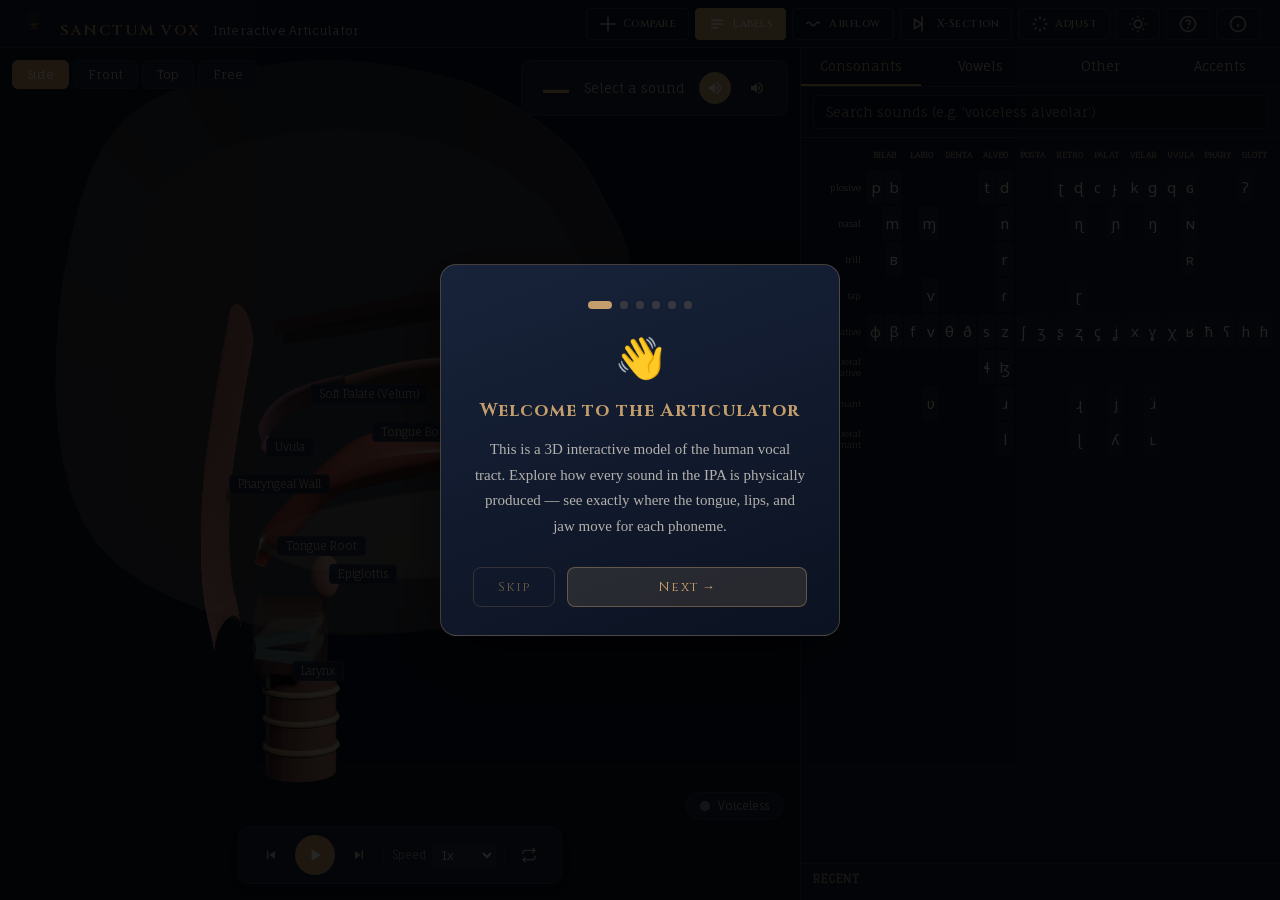
<file: index.html>
<!DOCTYPE html>
<html lang="en">
<head>
  <meta charset="UTF-8">
  <meta name="viewport" content="width=device-width, initial-scale=1.0">
  <title>Sanctum Vox — Interactive Articulator</title>
  <link rel="stylesheet" href="styles.css">
</head>
<body class="dark-mode">
  <!-- Splash Screen -->
  <div id="splash-screen">
    <img src="SV_Logo.png" class="splash-logo" alt="Sanctum Vox">
    <h1 class="splash-title">Sanctum Vox</h1>
    <p class="splash-subtitle">Interactive Articulator</p>
    <p class="splash-tagline">Voice & Dialect Coaching for Actors</p>
  </div>

  <!-- Tutorial Overlay -->
  <div id="tutorial-overlay" style="display:none">
    <div class="tutorial-backdrop"></div>
    <div class="tutorial-card">
      <div class="tutorial-step-indicator">
        <span class="tutorial-dot active"></span>
        <span class="tutorial-dot"></span>
        <span class="tutorial-dot"></span>
        <span class="tutorial-dot"></span>
        <span class="tutorial-dot"></span>
        <span class="tutorial-dot"></span>
      </div>
      <div class="tutorial-content">
        <!-- Step 1 -->
        <div class="tutorial-step active" data-step="0">
          <div class="tutorial-icon">👋</div>
          <h2>Welcome to the Articulator</h2>
          <p>This is a 3D interactive model of the human vocal tract. Explore how every sound in the IPA is physically produced — see exactly where the tongue, lips, and jaw move for each phoneme.</p>
        </div>
        <!-- Step 2 -->
        <div class="tutorial-step" data-step="1">
          <div class="tutorial-icon">🔤</div>
          <h2>Tap a Sound</h2>
          <p>Use the <strong>Consonants</strong>, <strong>Vowels</strong>, or <strong>Other</strong> tabs in the panel below. Tap any IPA symbol and watch the 3D model move into the correct position. You'll see the tongue, jaw, and lips adjust in real time.</p>
        </div>
        <!-- Step 3 -->
        <div class="tutorial-step" data-step="2">
          <div class="tutorial-icon">🔊</div>
          <h2>Hear It</h2>
          <p>When you select a sound, tap the <strong>play button</strong> to hear it spoken aloud. The info panel shows the sound's full name, manner, and place of articulation.</p>
        </div>
        <!-- Step 4 -->
        <div class="tutorial-step" data-step="3">
          <div class="tutorial-icon">🔄</div>
          <h2>Move the 3D Model</h2>
          <p><strong>Rotate:</strong> Drag with one finger on the model<br>
          <strong>Zoom:</strong> Pinch with two fingers<br>
          <strong>Pan:</strong> Drag with two fingers<br>
          <strong>Views:</strong> Use Side, Front, Top, and Free buttons to change angle<br>
          <strong>Reset:</strong> Tap the reset button to return to default</p>
        </div>
        <!-- Step 5 -->
        <div class="tutorial-step" data-step="4">
          <div class="tutorial-icon">🎛️</div>
          <h2>Customise the View</h2>
          <p>Use the toolbar to:<br>
          <strong>Cross-section:</strong> See inside the mouth<br>
          <strong>Teeth:</strong> Show or hide for clarity<br>
          <strong>Transparent:</strong> See through the outer surface<br>
          <strong>Manual Adjust:</strong> Move individual articulators yourself</p>
        </div>
        <!-- Step 6 -->
        <div class="tutorial-step" data-step="5">
          <div class="tutorial-icon">🔍</div>
          <h2>Search & Compare</h2>
          <p>Use the <strong>search bar</strong> to find sounds by name (e.g. "voiceless alveolar"). Use <strong>Comparison Mode</strong> to see two sounds side by side and understand the difference.</p>
        </div>
      </div>
      <div class="tutorial-nav">
        <button id="tutorial-skip" class="tutorial-btn tutorial-skip">Skip</button>
        <button id="tutorial-next" class="tutorial-btn tutorial-next">Next →</button>
      </div>
    </div>
  </div>

  <div id="app">
    <!-- Header -->
    <header id="header">
      <div class="header-left">
        <img src="SV_Logo.png" class="header-logo-img" alt="Sanctum Vox">
        <h1 class="logo">Sanctum Vox</h1>
        <span class="subtitle">Interactive Articulator</span>
      </div>
      <div class="header-controls">
        <button id="btn-compare" class="header-btn" title="Comparison Mode">
          <svg width="18" height="18" viewBox="0 0 24 24" fill="none" stroke="currentColor" stroke-width="2"><path d="M12 2v20M2 12h20"/></svg>
          <span class="btn-label">Compare</span>
        </button>
        <button id="btn-labels" class="header-btn active" title="Toggle Labels">
          <svg width="18" height="18" viewBox="0 0 24 24" fill="none" stroke="currentColor" stroke-width="2"><path d="M4 7h16M4 12h16M4 17h10"/></svg>
          <span class="btn-label">Labels</span>
        </button>
        <button id="btn-airflow" class="header-btn" title="Toggle Airflow">
          <svg width="18" height="18" viewBox="0 0 24 24" fill="none" stroke="currentColor" stroke-width="2"><path d="M2 12c2-3 4-3 6 0s4 3 6 0 4-3 6 0"/></svg>
          <span class="btn-label">Airflow</span>
        </button>
        <button id="btn-cross-section" class="header-btn" title="Toggle Cross-Section View">
          <svg width="18" height="18" viewBox="0 0 24 24" fill="none" stroke="currentColor" stroke-width="2"><path d="M12 2v20"/><path d="M2 6l10 6-10 6z"/></svg>
          <span class="btn-label">X-Section</span>
        </button>
        <button id="btn-adjust" class="header-btn" title="Manual Adjustment">
          <svg width="18" height="18" viewBox="0 0 24 24" fill="none" stroke="currentColor" stroke-width="2"><path d="M12 2v4M12 18v4M4.93 4.93l2.83 2.83M16.24 16.24l2.83 2.83M2 12h4M18 12h4M4.93 19.07l2.83-2.83M16.24 7.76l2.83-2.83"/></svg>
          <span class="btn-label">Adjust</span>
        </button>
<button id="btn-theme" class="header-btn" title="Toggle Theme">
          <svg width="18" height="18" viewBox="0 0 24 24" fill="none" stroke="currentColor" stroke-width="2"><circle cx="12" cy="12" r="5"/><path d="M12 1v2M12 21v2M4.22 4.22l1.42 1.42M18.36 18.36l1.42 1.42M1 12h2M21 12h2M4.22 19.78l1.42-1.42M18.36 5.64l1.42-1.42"/></svg>
        </button>
        <button id="btn-help" class="header-btn" title="Tutorial" onclick="localStorage.removeItem('sv_tutorial_seen'); showTutorial();">
          <svg width="18" height="18" viewBox="0 0 24 24" fill="none" stroke="currentColor" stroke-width="2"><circle cx="12" cy="12" r="10"/><path d="M9.09 9a3 3 0 0 1 5.83 1c0 2-3 3-3 3"/><circle cx="12" cy="17" r=".5"/></svg>
        </button>
        <button id="btn-about" class="header-btn" title="About">
          <svg width="18" height="18" viewBox="0 0 24 24" fill="none" stroke="currentColor" stroke-width="2"><circle cx="12" cy="12" r="10"/><path d="M12 16v-4M12 8h.01"/></svg>
        </button>
      </div>
    </header>

    <!-- Main Content -->
    <div id="main-content">
      <!-- 3D Viewport -->
      <div id="viewport">
        <canvas id="three-canvas"></canvas>
        <!-- View Controls -->
        <div id="view-controls">
          <button class="view-btn active" data-view="side">Side</button>
          <button class="view-btn" data-view="front">Front</button>
          <button class="view-btn" data-view="top">Top</button>
          <button class="view-btn" data-view="free">Free</button>
        </div>
        <!-- Playback Controls -->
        <div id="playback-controls">
          <button id="btn-prev" class="playback-btn" title="Previous Frame">
            <svg width="16" height="16" viewBox="0 0 24 24" fill="currentColor"><path d="M6 6h2v12H6zm3.5 6l8.5 6V6z"/></svg>
          </button>
          <button id="btn-play" class="playback-btn play-btn" title="Play/Pause">
            <svg width="20" height="20" viewBox="0 0 24 24" fill="currentColor" class="icon-play"><path d="M8 5v14l11-7z"/></svg>
            <svg width="20" height="20" viewBox="0 0 24 24" fill="currentColor" class="icon-pause" style="display:none"><path d="M6 19h4V5H6v14zm8-14v14h4V5h-4z"/></svg>
          </button>
          <button id="btn-next" class="playback-btn" title="Next Frame">
            <svg width="16" height="16" viewBox="0 0 24 24" fill="currentColor"><path d="M6 18l8.5-6L6 6v12zM16 6v12h2V6h-2z"/></svg>
          </button>
          <div class="speed-control">
            <label>Speed</label>
            <select id="speed-select">
              <option value="0.1">0.1x</option>
              <option value="0.25">0.25x</option>
              <option value="0.5">0.5x</option>
              <option value="1" selected>1x</option>
              <option value="2">2x</option>
            </select>
          </div>
          <button id="btn-loop" class="playback-btn" title="Loop">
            <svg width="16" height="16" viewBox="0 0 24 24" fill="none" stroke="currentColor" stroke-width="2"><path d="M17 1l4 4-4 4"/><path d="M3 11V9a4 4 0 014-4h14"/><path d="M7 23l-4-4 4-4"/><path d="M21 13v2a4 4 0 01-4 4H3"/></svg>
          </button>
        </div>
        <!-- Currently Selected Sound Display -->
        <div id="current-sound-display">
          <span class="sound-symbol" id="current-symbol">—</span>
          <span class="sound-name" id="current-name">Select a sound</span>
          <button id="btn-play-sound" class="play-sound-btn" title="Play Sound">
            <svg width="16" height="16" viewBox="0 0 24 24" fill="currentColor"><path d="M3 9v6h4l5 5V4L7 9H3zm13.5 3c0-1.77-1.02-3.29-2.5-4.03v8.05c1.48-.73 2.5-2.25 2.5-4.02zM14 3.23v2.06c2.89.86 5 3.54 5 6.71s-2.11 5.85-5 6.71v2.06c4.01-.91 7-4.49 7-8.77s-2.99-7.86-7-8.77z"/></svg>
          </button>
          <button id="btn-mute" class="mute-btn" title="Mute/Unmute">
            <svg width="16" height="16" viewBox="0 0 24 24" fill="currentColor" class="icon-unmuted"><path d="M3 9v6h4l5 5V4L7 9H3zm13.5 3c0-1.77-1.02-3.29-2.5-4.03v8.05c1.48-.73 2.5-2.25 2.5-4.02zM14 3.23v2.06c2.89.86 5 3.54 5 6.71s-2.11 5.85-5 6.71v2.06c4.01-.91 7-4.49 7-8.77s-2.99-7.86-7-8.77z"/></svg>
            <svg width="16" height="16" viewBox="0 0 24 24" fill="currentColor" class="icon-muted" style="display:none"><path d="M16.5 12c0-1.77-1.02-3.29-2.5-4.03v2.21l2.45 2.45c.03-.2.05-.41.05-.63zm2.5 0c0 .94-.2 1.82-.54 2.64l1.51 1.51A8.796 8.796 0 0021 12c0-4.28-2.99-7.86-7-8.77v2.06c2.89.86 5 3.54 5 6.71zM4.27 3L3 4.27 7.73 9H3v6h4l5 5v-6.73l4.25 4.25c-.67.52-1.42.93-2.25 1.18v2.06a8.99 8.99 0 003.69-1.81L19.73 21 21 19.73l-9-9L4.27 3zM12 4L9.91 6.09 12 8.18V4z"/></svg>
          </button>
        </div>
        <!-- Voicing Indicator -->
        <div id="voicing-indicator" class="voicing-off">
          <div class="voicing-dot"></div>
          <span class="voicing-label">Voiceless</span>
        </div>
        <!-- Adjust Panel (slide-in sliders for manual articulation control) -->
        <div id="adjust-panel">
          <div class="adjust-header">
            <h3>Manual Adjust</h3>
            <button id="adjust-reset" class="adjust-reset-btn" title="Reset to current sound">Reset</button>
          </div>
          <div class="adjust-content">
            <div class="adjust-section">
              <h4>Tongue</h4>
              <div class="slider-row">
                <label for="sl-body-height">Body Height</label>
                <input type="range" id="sl-body-height" min="0" max="1" step="0.01" value="0.5">
                <span class="slider-val" id="sv-body-height">0.50</span>
              </div>
              <div class="slider-row">
                <label for="sl-body-front">Body Frontness</label>
                <input type="range" id="sl-body-front" min="0" max="1" step="0.01" value="0.5">
                <span class="slider-val" id="sv-body-front">0.50</span>
              </div>
              <div class="slider-row">
                <label for="sl-tip-x">Tip Position</label>
                <input type="range" id="sl-tip-x" min="0" max="1" step="0.01" value="0.5">
                <span class="slider-val" id="sv-tip-x">0.50</span>
              </div>
              <div class="slider-row">
                <label for="sl-tip-y">Tip Height</label>
                <input type="range" id="sl-tip-y" min="0" max="1" step="0.01" value="0.35">
                <span class="slider-val" id="sv-tip-y">0.35</span>
              </div>
              <div class="slider-row">
                <label for="sl-root-adv">Root Advancement</label>
                <input type="range" id="sl-root-adv" min="0" max="1" step="0.01" value="0.5">
                <span class="slider-val" id="sv-root-adv">0.50</span>
              </div>
            </div>
            <div class="adjust-section">
              <h4>Lips</h4>
              <div class="slider-row">
                <label for="sl-lip-round">Rounding</label>
                <input type="range" id="sl-lip-round" min="0" max="1" step="0.01" value="0.1">
                <span class="slider-val" id="sv-lip-round">0.10</span>
              </div>
              <div class="slider-row">
                <label for="sl-lip-open">Openness</label>
                <input type="range" id="sl-lip-open" min="0" max="1" step="0.01" value="0.3">
                <span class="slider-val" id="sv-lip-open">0.30</span>
              </div>
              <div class="slider-row">
                <label for="sl-lip-prot">Protrusion</label>
                <input type="range" id="sl-lip-prot" min="0" max="1" step="0.01" value="0">
                <span class="slider-val" id="sv-lip-prot">0.00</span>
              </div>
              <div class="slider-row">
                <label for="sl-lip-spread">Spread</label>
                <input type="range" id="sl-lip-spread" min="0" max="1" step="0.01" value="0.5">
                <span class="slider-val" id="sv-lip-spread">0.50</span>
              </div>
            </div>
            <div class="adjust-section">
              <h4>Other</h4>
              <div class="slider-row">
                <label for="sl-jaw">Jaw Openness</label>
                <input type="range" id="sl-jaw" min="0" max="1" step="0.01" value="0.2">
                <span class="slider-val" id="sv-jaw">0.20</span>
              </div>
              <div class="slider-row">
                <label for="sl-velum">Velum Height</label>
                <input type="range" id="sl-velum" min="0" max="1" step="0.01" value="1">
                <span class="slider-val" id="sv-velum">1.00</span>
              </div>
            </div>
          </div>
        </div>

        <!-- Info Panel (inside viewport so it overlays 3D, not IPA chart) -->
        <div id="info-panel">
          <button id="info-toggle" class="info-toggle-btn">
            <svg width="16" height="16" viewBox="0 0 24 24" fill="none" stroke="currentColor" stroke-width="2"><circle cx="12" cy="12" r="10"/><path d="M12 16v-4M12 8h.01"/></svg>
            Info
          </button>
          <div class="info-content">
            <div id="info-symbol" class="info-symbol">—</div>
            <h3 id="info-name">Select a sound</h3>
            <div id="info-details">
              <div class="info-row"><span class="info-label">Place:</span> <span id="info-place">—</span></div>
              <div class="info-row"><span class="info-label">Manner:</span> <span id="info-manner">—</span></div>
              <div class="info-row"><span class="info-label">Voicing:</span> <span id="info-voicing">—</span></div>
            </div>
            <div id="info-examples">
              <h4>Examples</h4>
              <div id="examples-content"></div>
            </div>
            <div id="info-coaching">
              <h4>Coaching Notes</h4>
              <p id="coaching-content"></p>
            </div>
            <div id="info-similar">
              <h4>Compare With</h4>
              <div id="similar-sounds"></div>
            </div>
          </div>
        </div>
      </div>

      <!-- Mobile View Toggle -->
      <div id="mobile-view-toggle">
        <button class="mobile-toggle-btn active" data-mobile-view="3d">3D Model</button>
        <button class="mobile-toggle-btn" data-mobile-view="chart">Charts</button>
      </div>

      <!-- IPA Panel -->
      <div id="ipa-panel">
        <div class="panel-tabs">
          <button class="panel-tab active" data-tab="consonants">Consonants</button>
          <button class="panel-tab" data-tab="vowels">Vowels</button>
          <button class="panel-tab" data-tab="other">Other</button>
          <button class="panel-tab" data-tab="accents" id="accents-tab">Accents</button>
        </div>
        <div class="panel-search">
          <input type="text" id="ipa-search" placeholder="Search sounds (e.g. 'voiceless alveolar')">
        </div>
        <div id="tab-consonants" class="tab-content active">
          <div id="consonant-chart"></div>
        </div>
        <div id="tab-vowels" class="tab-content">
          <div id="vowel-chart"></div>
        </div>
        <div id="tab-other" class="tab-content">
          <div id="other-chart"></div>
        </div>
        <div id="tab-accents" class="tab-content">
          <div id="accent-grid"></div>
          <div id="accent-detail" style="display:none">
            <button id="accent-back" class="accent-back-btn">&larr; All Accents</button>
            <div class="accent-header-row">
              <h3 id="accent-name"></h3>
              <span id="accent-difficulty" class="accent-difficulty-badge"></span>
            </div>
            <p id="accent-region" class="accent-region"></p>
            <p id="accent-description" class="accent-desc"></p>

            <div id="accent-features"></div>

            <div class="accent-section-divider"></div>
            <h4 class="accent-section-title">Vowel System <span class="accent-ref-label">Wells Lexical Sets</span></h4>
            <div id="accent-lexical-sets"></div>

            <div class="accent-section-divider"></div>
            <h4 class="accent-section-title">Consonant Features</h4>
            <div id="accent-consonants"></div>

            <div class="accent-section-divider"></div>
            <h4 class="accent-section-title">Key Mergers &amp; Splits</h4>
            <div id="accent-mergers"></div>

            <div class="accent-section-divider"></div>
            <h4 class="accent-section-title">Example Sentences</h4>
            <div id="accent-sentences"></div>

            <div class="accent-section-divider"></div>
            <h4 class="accent-section-title">Minimal Pairs</h4>
            <div id="accent-minimal-pairs"></div>

            <div class="accent-section-divider"></div>
            <h4 class="accent-section-title">Prosody &amp; Intonation</h4>
            <div id="accent-prosody"></div>

            <div class="accent-section-divider"></div>
            <h4 class="accent-section-title">Structured Exercises</h4>
            <div id="accent-exercises"></div>

            <div class="accent-section-divider"></div>
            <h4 class="accent-section-title">Coaching Notes</h4>
            <p id="accent-coaching"></p>

            <div class="accent-section-divider"></div>
            <h4 class="accent-section-title">Famous Speakers</h4>
            <div id="accent-speakers"></div>

            <div class="accent-section-divider"></div>
            <h4 class="accent-section-title">Regional Variations</h4>
            <div id="accent-variations"></div>

            <div class="accent-section-divider"></div>
            <h4 class="accent-section-title">Historical Context</h4>
            <p id="accent-history" class="accent-history-text"></p>

            <div class="accent-section-divider"></div>
            <h4 class="accent-section-title">Practice Words</h4>
            <div id="accent-practice"></div>

            <div class="accent-section-divider"></div>
            <h4 class="accent-section-title">Common Mistakes</h4>
            <div id="accent-mistakes"></div>
          </div>
        </div>

        <!-- Recent Sounds -->
        <div id="recent-sounds">
          <h4>Recent</h4>
          <div id="recent-list"></div>
        </div>
      </div>

    </div>

    <!-- About Modal -->
    <div id="about-modal" class="modal-overlay" style="display:none">
      <div class="modal-content">
        <button id="about-close" class="modal-close">&times;</button>
        <img src="SV_Logo.png" class="about-logo" alt="Sanctum Vox">
        <h2 class="about-title">Sanctum Vox</h2>
        <p class="about-edition">Interactive Articulator</p>
        <p class="about-version">Version 1.0.0</p>
        <div class="about-divider"></div>
        <p class="about-tagline">Voice & Dialect Coaching<br>for Actors</p>
        <div class="about-divider"></div>
        <p class="about-credit">Created by Keith Higinbotham</p>
        <p class="about-url">www.sanctumvox.com</p>
        <div class="about-divider"></div>
        <p class="about-acknowledge" style="font-size:10px; opacity:0.6; line-height:1.4; max-width:280px; margin:0 auto;">
          IPA audio samples from Wikimedia Commons contributors, licensed under CC&nbsp;BY-SA&nbsp;3.0 / CC0.<br>
          3D rendering powered by Three.js (MIT License).
        </p>
        <div class="about-legal" style="margin-top:12px; font-size:11px;">
          <a href="privacy.html" target="_blank" style="color:#b89d65; text-decoration:none; margin:0 8px;">Privacy Policy</a>
          <span style="opacity:0.3;">|</span>
          <a href="terms.html" target="_blank" style="color:#b89d65; text-decoration:none; margin:0 8px;">Terms of Service</a>
        </div>
        <p class="about-copyright">&copy; 2026 Sanctum Vox. All rights reserved.</p>
      </div>
    </div>

    <!-- Comparison Mode Overlay -->
    <div id="comparison-overlay" style="display:none">
      <div class="comparison-header">
        <h3>Comparison Mode</h3>
        <p>Select two sounds to compare their articulations</p>
        <button id="exit-compare" class="header-btn">Exit Compare</button>
      </div>
      <div class="comparison-slots">
        <div class="comparison-slot" id="compare-slot-1">
          <span class="slot-label">Sound 1</span>
          <span class="slot-symbol" id="compare-symbol-1">—</span>
        </div>
        <div class="comparison-diff" id="comparison-diff"></div>
        <div class="comparison-slot" id="compare-slot-2">
          <span class="slot-label">Sound 2</span>
          <span class="slot-symbol" id="compare-symbol-2">—</span>
        </div>
      </div>
    </div>
  </div>

  <script type="importmap">
  {
    "imports": {
      "three": "./lib/three.module.js",
      "three/addons/": "./lib/addons/"
    }
  }
  </script>
  <script src="accent-data.js"></script>
  <script type="module" src="app.js"></script>
</body>
</html>
</file>
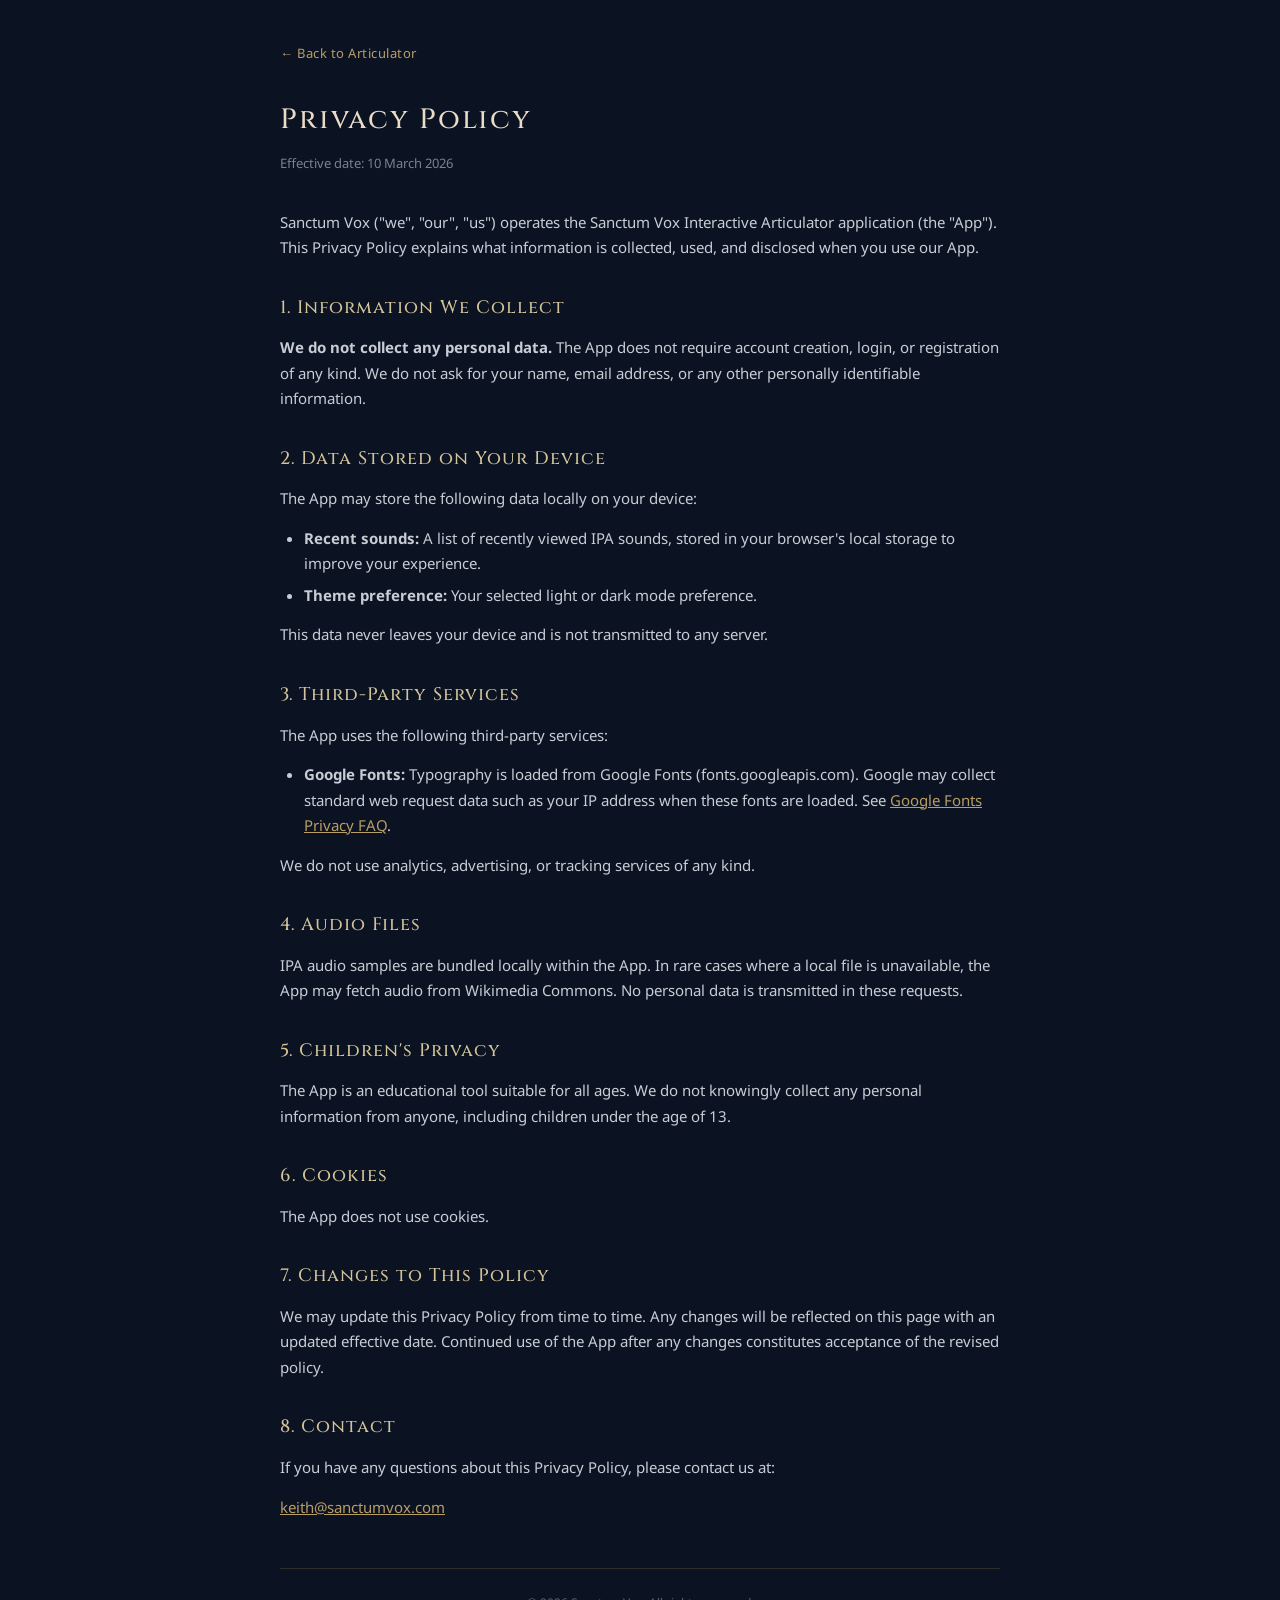
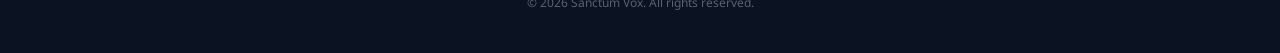
<file: privacy.html>
<!DOCTYPE html>
<html lang="en">
<head>
  <meta charset="UTF-8">
  <meta name="viewport" content="width=device-width, initial-scale=1.0">
  <title>Privacy Policy — Sanctum Vox</title>
  <link rel="preconnect" href="https://fonts.googleapis.com">
  <link rel="preconnect" href="https://fonts.gstatic.com" crossorigin>
  <link href="https://fonts.googleapis.com/css2?family=Cinzel:wght@400;500;600;700&family=Fauna+One&family=Noto+Sans:ital,wght@0,400;0,700;1,400&display=swap" rel="stylesheet">
  <style>
    * { margin: 0; padding: 0; box-sizing: border-box; }
    body {
      background: #0B1221;
      color: #c8cdd5;
      font-family: 'Noto Sans', sans-serif;
      font-size: 15px;
      line-height: 1.7;
      padding: 40px 20px;
    }
    .container {
      max-width: 720px;
      margin: 0 auto;
    }
    .back-link {
      display: inline-block;
      color: #b89d65;
      text-decoration: none;
      font-size: 13px;
      margin-bottom: 32px;
      letter-spacing: 0.5px;
    }
    .back-link:hover { text-decoration: underline; }
    h1 {
      font-family: 'Cinzel', serif;
      color: #e8dcc8;
      font-size: 28px;
      font-weight: 500;
      margin-bottom: 8px;
      letter-spacing: 2px;
    }
    .effective-date {
      color: #7a8290;
      font-size: 13px;
      margin-bottom: 36px;
    }
    h2 {
      font-family: 'Cinzel', serif;
      color: #d4c49a;
      font-size: 18px;
      font-weight: 500;
      margin-top: 32px;
      margin-bottom: 12px;
      letter-spacing: 1px;
    }
    p { margin-bottom: 14px; }
    ul {
      margin: 0 0 14px 24px;
    }
    li { margin-bottom: 6px; }
    a { color: #b89d65; }
    .footer {
      margin-top: 48px;
      padding-top: 24px;
      border-top: 1px solid rgba(184, 157, 101, 0.2);
      font-size: 12px;
      color: #5a6270;
      text-align: center;
    }
  </style>
</head>
<body>
  <div class="container">
    <a href="index.html" class="back-link">&larr; Back to Articulator</a>
    <h1>Privacy Policy</h1>
    <p class="effective-date">Effective date: 10 March 2026</p>

    <p>Sanctum Vox ("we", "our", "us") operates the Sanctum Vox Interactive Articulator application (the "App"). This Privacy Policy explains what information is collected, used, and disclosed when you use our App.</p>

    <h2>1. Information We Collect</h2>
    <p><strong>We do not collect any personal data.</strong> The App does not require account creation, login, or registration of any kind. We do not ask for your name, email address, or any other personally identifiable information.</p>

    <h2>2. Data Stored on Your Device</h2>
    <p>The App may store the following data locally on your device:</p>
    <ul>
      <li><strong>Recent sounds:</strong> A list of recently viewed IPA sounds, stored in your browser's local storage to improve your experience.</li>
      <li><strong>Theme preference:</strong> Your selected light or dark mode preference.</li>
    </ul>
    <p>This data never leaves your device and is not transmitted to any server.</p>

    <h2>3. Third-Party Services</h2>
    <p>The App uses the following third-party services:</p>
    <ul>
      <li><strong>Google Fonts:</strong> Typography is loaded from Google Fonts (fonts.googleapis.com). Google may collect standard web request data such as your IP address when these fonts are loaded. See <a href="https://developers.google.com/fonts/faq/privacy" target="_blank" rel="noopener">Google Fonts Privacy FAQ</a>.</li>
    </ul>
    <p>We do not use analytics, advertising, or tracking services of any kind.</p>

    <h2>4. Audio Files</h2>
    <p>IPA audio samples are bundled locally within the App. In rare cases where a local file is unavailable, the App may fetch audio from Wikimedia Commons. No personal data is transmitted in these requests.</p>

    <h2>5. Children's Privacy</h2>
    <p>The App is an educational tool suitable for all ages. We do not knowingly collect any personal information from anyone, including children under the age of 13.</p>

    <h2>6. Cookies</h2>
    <p>The App does not use cookies.</p>

    <h2>7. Changes to This Policy</h2>
    <p>We may update this Privacy Policy from time to time. Any changes will be reflected on this page with an updated effective date. Continued use of the App after any changes constitutes acceptance of the revised policy.</p>

    <h2>8. Contact</h2>
    <p>If you have any questions about this Privacy Policy, please contact us at:</p>
    <p><a href="mailto:keith@sanctumvox.com">keith@sanctumvox.com</a></p>

    <div class="footer">
      &copy; 2026 Sanctum Vox. All rights reserved.
    </div>
  </div>
</body>
</html>
</file>
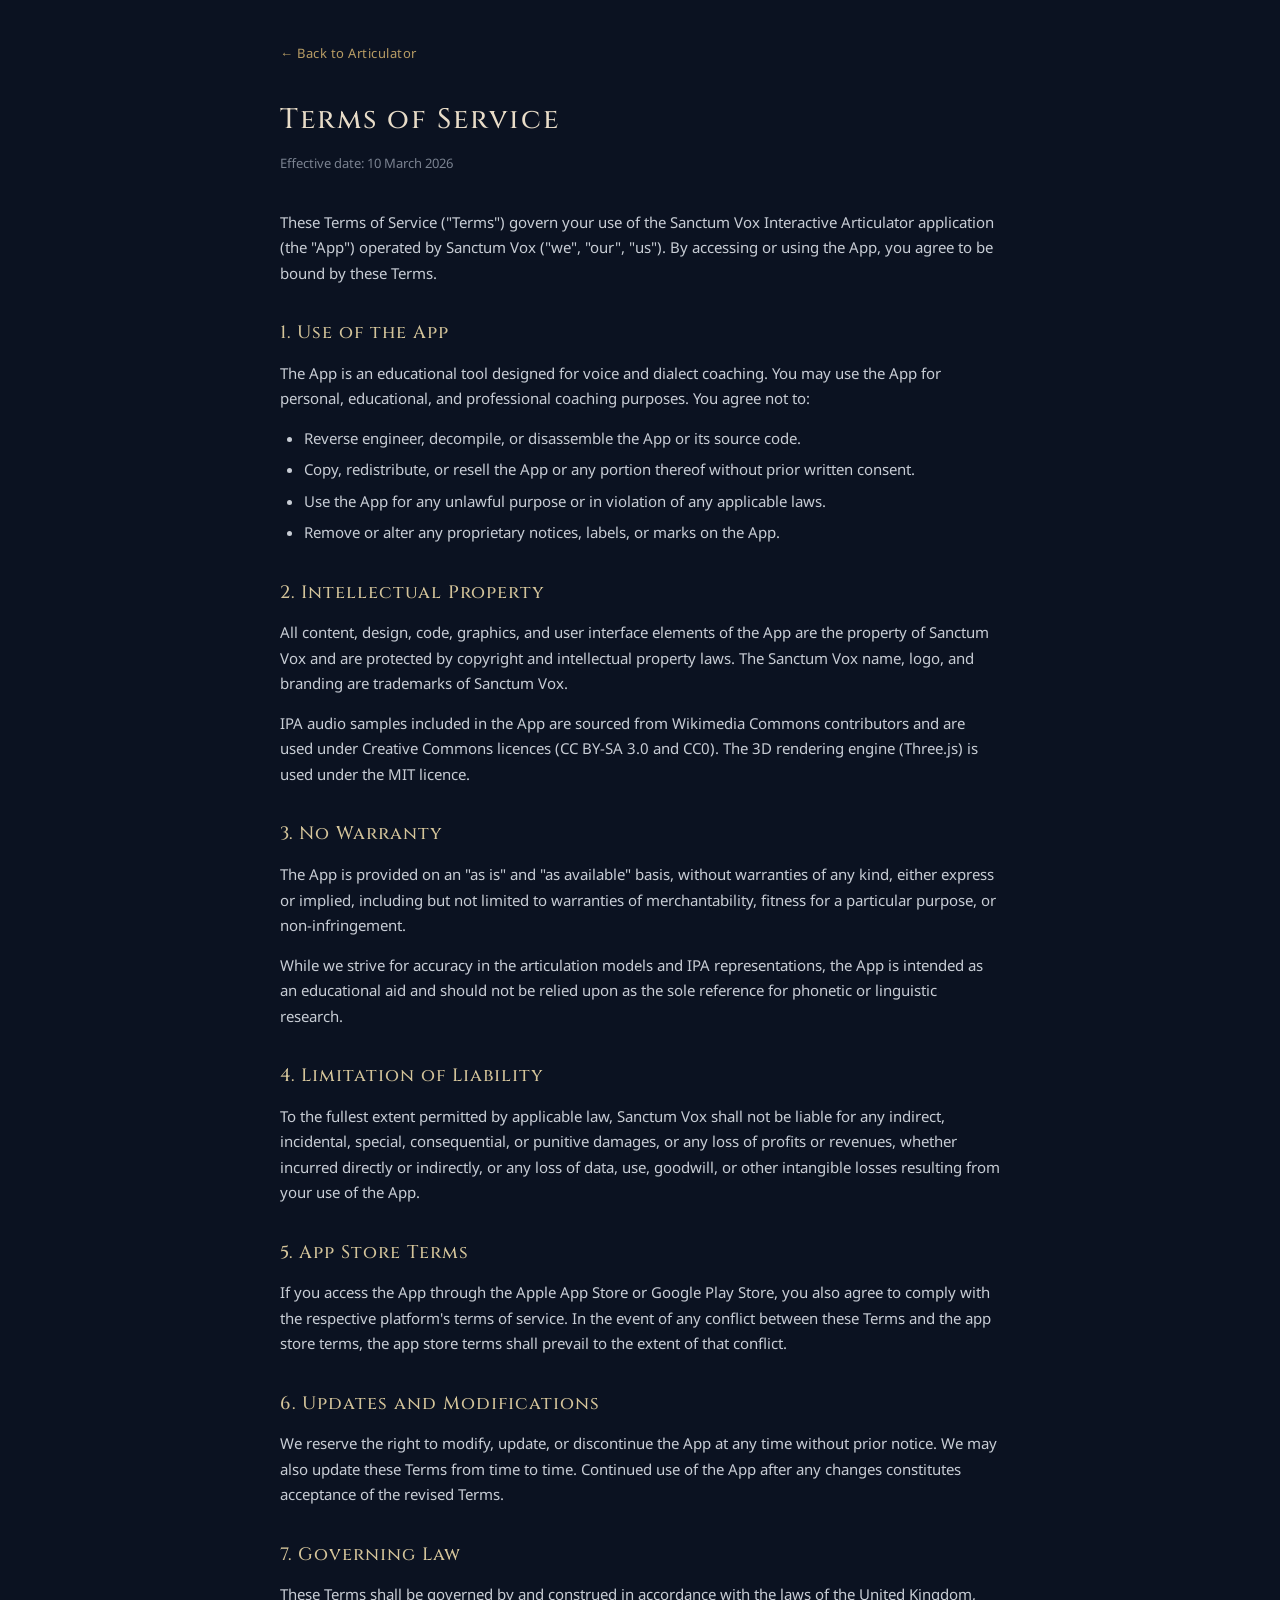
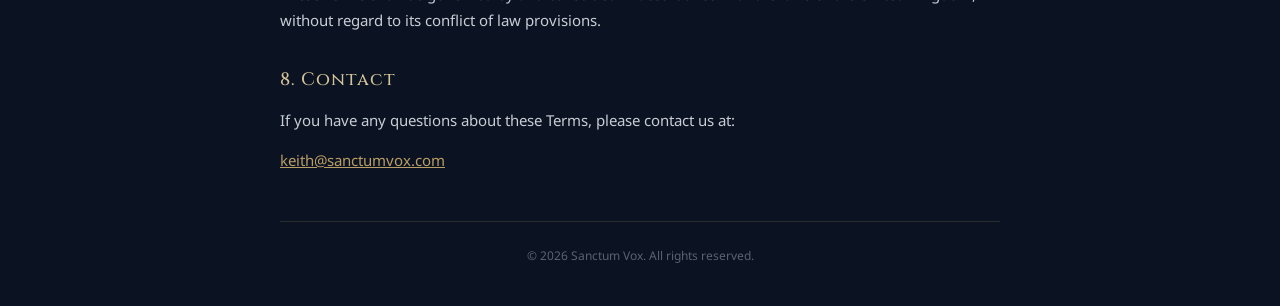
<file: terms.html>
<!DOCTYPE html>
<html lang="en">
<head>
  <meta charset="UTF-8">
  <meta name="viewport" content="width=device-width, initial-scale=1.0">
  <title>Terms of Service — Sanctum Vox</title>
  <link rel="preconnect" href="https://fonts.googleapis.com">
  <link rel="preconnect" href="https://fonts.gstatic.com" crossorigin>
  <link href="https://fonts.googleapis.com/css2?family=Cinzel:wght@400;500;600;700&family=Fauna+One&family=Noto+Sans:ital,wght@0,400;0,700;1,400&display=swap" rel="stylesheet">
  <style>
    * { margin: 0; padding: 0; box-sizing: border-box; }
    body {
      background: #0B1221;
      color: #c8cdd5;
      font-family: 'Noto Sans', sans-serif;
      font-size: 15px;
      line-height: 1.7;
      padding: 40px 20px;
    }
    .container {
      max-width: 720px;
      margin: 0 auto;
    }
    .back-link {
      display: inline-block;
      color: #b89d65;
      text-decoration: none;
      font-size: 13px;
      margin-bottom: 32px;
      letter-spacing: 0.5px;
    }
    .back-link:hover { text-decoration: underline; }
    h1 {
      font-family: 'Cinzel', serif;
      color: #e8dcc8;
      font-size: 28px;
      font-weight: 500;
      margin-bottom: 8px;
      letter-spacing: 2px;
    }
    .effective-date {
      color: #7a8290;
      font-size: 13px;
      margin-bottom: 36px;
    }
    h2 {
      font-family: 'Cinzel', serif;
      color: #d4c49a;
      font-size: 18px;
      font-weight: 500;
      margin-top: 32px;
      margin-bottom: 12px;
      letter-spacing: 1px;
    }
    p { margin-bottom: 14px; }
    ul {
      margin: 0 0 14px 24px;
    }
    li { margin-bottom: 6px; }
    a { color: #b89d65; }
    .footer {
      margin-top: 48px;
      padding-top: 24px;
      border-top: 1px solid rgba(184, 157, 101, 0.2);
      font-size: 12px;
      color: #5a6270;
      text-align: center;
    }
  </style>
</head>
<body>
  <div class="container">
    <a href="index.html" class="back-link">&larr; Back to Articulator</a>
    <h1>Terms of Service</h1>
    <p class="effective-date">Effective date: 10 March 2026</p>

    <p>These Terms of Service ("Terms") govern your use of the Sanctum Vox Interactive Articulator application (the "App") operated by Sanctum Vox ("we", "our", "us"). By accessing or using the App, you agree to be bound by these Terms.</p>

    <h2>1. Use of the App</h2>
    <p>The App is an educational tool designed for voice and dialect coaching. You may use the App for personal, educational, and professional coaching purposes. You agree not to:</p>
    <ul>
      <li>Reverse engineer, decompile, or disassemble the App or its source code.</li>
      <li>Copy, redistribute, or resell the App or any portion thereof without prior written consent.</li>
      <li>Use the App for any unlawful purpose or in violation of any applicable laws.</li>
      <li>Remove or alter any proprietary notices, labels, or marks on the App.</li>
    </ul>

    <h2>2. Intellectual Property</h2>
    <p>All content, design, code, graphics, and user interface elements of the App are the property of Sanctum Vox and are protected by copyright and intellectual property laws. The Sanctum Vox name, logo, and branding are trademarks of Sanctum Vox.</p>
    <p>IPA audio samples included in the App are sourced from Wikimedia Commons contributors and are used under Creative Commons licences (CC BY-SA 3.0 and CC0). The 3D rendering engine (Three.js) is used under the MIT licence.</p>

    <h2>3. No Warranty</h2>
    <p>The App is provided on an "as is" and "as available" basis, without warranties of any kind, either express or implied, including but not limited to warranties of merchantability, fitness for a particular purpose, or non-infringement.</p>
    <p>While we strive for accuracy in the articulation models and IPA representations, the App is intended as an educational aid and should not be relied upon as the sole reference for phonetic or linguistic research.</p>

    <h2>4. Limitation of Liability</h2>
    <p>To the fullest extent permitted by applicable law, Sanctum Vox shall not be liable for any indirect, incidental, special, consequential, or punitive damages, or any loss of profits or revenues, whether incurred directly or indirectly, or any loss of data, use, goodwill, or other intangible losses resulting from your use of the App.</p>

    <h2>5. App Store Terms</h2>
    <p>If you access the App through the Apple App Store or Google Play Store, you also agree to comply with the respective platform's terms of service. In the event of any conflict between these Terms and the app store terms, the app store terms shall prevail to the extent of that conflict.</p>

    <h2>6. Updates and Modifications</h2>
    <p>We reserve the right to modify, update, or discontinue the App at any time without prior notice. We may also update these Terms from time to time. Continued use of the App after any changes constitutes acceptance of the revised Terms.</p>

    <h2>7. Governing Law</h2>
    <p>These Terms shall be governed by and construed in accordance with the laws of the United Kingdom, without regard to its conflict of law provisions.</p>

    <h2>8. Contact</h2>
    <p>If you have any questions about these Terms, please contact us at:</p>
    <p><a href="mailto:keith@sanctumvox.com">keith@sanctumvox.com</a></p>

    <div class="footer">
      &copy; 2026 Sanctum Vox. All rights reserved.
    </div>
  </div>
</body>
</html>
</file>
<file: styles.css>
/* === Sanctum Vox Interactive Articulator — Styles === */

/* === Local Font Faces === */
@font-face {
  font-family: 'Cinzel';
  font-style: normal;
  font-weight: 400 700;
  font-display: swap;
  src: url(fonts/cinzel-latin.woff2) format('woff2');
}

@font-face {
  font-family: 'Fauna One';
  font-style: normal;
  font-weight: 400;
  font-display: swap;
  src: url(fonts/fauna-one-latin.woff2) format('woff2');
}

@font-face {
  font-family: 'Noto Sans';
  font-style: normal;
  font-weight: 400 700;
  font-display: swap;
  src: url(fonts/noto-sans-latin.woff2) format('woff2');
}

@font-face {
  font-family: 'Noto Sans';
  font-style: italic;
  font-weight: 400;
  font-display: swap;
  src: url(fonts/noto-sans-italic-latin.woff) format('woff');
}

:root {
  /* Dark mode (default) — Sanctum Vox brand palette */
  --bg-primary: #0B1221;
  --bg-secondary: #0f1a2e;
  --bg-panel: #18233A;
  --bg-hover: #1f2e4a;
  --bg-active: #2a3d5e;
  --text-primary: #e8ddd0;
  --text-secondary: #c8bba8;
  --text-muted: #a09580;
  --border: #2a3550;
  --accent: #C49E6C;
  --accent-hover: #e0ba7a;
  --voiced-color: #4caf50;
  --voiceless-color: #78909c;
  --tongue-color: #d4736e;
  --palate-color: #d4a0a0;
  --velum-color: #c490b0;
  --lip-color: #c47070;
  --airflow-color: #64b5f6;
  --turbulence-color: #ffb74d;
  --cavity-color: #1a1210;
  --tooth-color: #e8e0d8;
  --ipa-cell-bg: #18233A;
  --ipa-cell-hover: #1f2e4a;
  --ipa-cell-active: #C49E6C;
  --shadow: rgba(0, 0, 0, 0.4);
}

.light-mode {
  --bg-primary: #f5f0ea;
  --bg-secondary: #ffffff;
  --bg-panel: #ffffff;
  --bg-hover: #efe8df;
  --bg-active: #e5ddd0;
  --text-primary: #0B1221;
  --text-secondary: #4a4035;
  --text-muted: #8a7d6e;
  --border: #d5cdc0;
  --accent: #A07D4E;
  --accent-hover: #8a6a3e;
  --cavity-color: #f0e8e0;
  --ipa-cell-bg: #f0ebe4;
  --ipa-cell-hover: #e8e0d5;
  --ipa-cell-active: #A07D4E;
  --shadow: rgba(0, 0, 0, 0.1);
}

* {
  margin: 0;
  padding: 0;
  box-sizing: border-box;
}

body {
  font-family: 'Fauna One', Georgia, serif;
  background: var(--bg-primary);
  color: var(--text-primary);
  overflow: hidden;
  height: 100vh;
  height: 100dvh;
  width: 100vw;
  padding-top: env(safe-area-inset-top);
  padding-bottom: env(safe-area-inset-bottom);
  padding-left: env(safe-area-inset-left);
  padding-right: env(safe-area-inset-right);
  overscroll-behavior: none;
  -webkit-overflow-scrolling: touch;
}

/* === Splash Screen === */
#splash-screen {
  position: fixed;
  top: 0;
  left: 0;
  width: 100vw;
  height: 100vh;
  background: linear-gradient(180deg, #0B1221 0%, #18233A 100%);
  display: flex;
  flex-direction: column;
  align-items: center;
  justify-content: center;
  z-index: 9999;
  transition: opacity 0.6s ease;
}

#splash-screen.fade-out {
  opacity: 0;
  pointer-events: none;
}

.splash-logo {
  width: 120px;
  height: 120px;
  object-fit: contain;
  margin-bottom: 24px;
  animation: splashFadeIn 0.8s ease-out;
}

.splash-title {
  font-family: 'Cinzel', Georgia, serif;
  font-size: 32px;
  font-weight: 600;
  color: #C49E6C;
  letter-spacing: 3px;
  text-transform: uppercase;
  margin-bottom: 8px;
  animation: splashFadeIn 0.8s ease-out 0.2s both;
}

.splash-subtitle {
  font-family: 'Cinzel', Georgia, serif;
  font-size: 14px;
  font-weight: 400;
  color: #e0ba7a;
  letter-spacing: 2px;
  text-transform: uppercase;
  margin-bottom: 20px;
  animation: splashFadeIn 0.8s ease-out 0.4s both;
}

.splash-tagline {
  font-family: 'Fauna One', Georgia, serif;
  font-size: 13px;
  color: #c8bba8;
  letter-spacing: 0.5px;
  animation: splashFadeIn 0.8s ease-out 0.6s both;
}

@keyframes splashFadeIn {
  from { opacity: 0; transform: translateY(10px); }
  to { opacity: 1; transform: translateY(0); }
}

#app {
  display: flex;
  flex-direction: column;
  height: 100vh;
  height: 100dvh; /* track the visible viewport (mobile URL bar, in-app webview) */
}

/* === Header === */
#header {
  display: flex;
  justify-content: space-between;
  align-items: center;
  padding: 8px 20px;
  background: var(--bg-secondary);
  border-bottom: 1px solid var(--border);
  z-index: 100;
  height: 48px;
  flex-shrink: 0;
}

.header-left {
  display: flex;
  align-items: baseline;
  gap: 12px;
}

.header-logo-img {
  width: 28px;
  height: 28px;
  object-fit: contain;
}

.logo {
  font-family: 'Cinzel', Georgia, serif;
  font-size: 15px;
  font-weight: 600;
  color: var(--accent);
  letter-spacing: 1.5px;
  text-transform: uppercase;
}

.subtitle {
  font-family: 'Fauna One', Georgia, serif;
  font-size: 12px;
  color: var(--text-secondary);
  font-weight: 400;
  letter-spacing: 0.3px;
}

.header-controls {
  display: flex;
  gap: 6px;
  align-items: center;
}

.header-btn {
  display: flex;
  align-items: center;
  gap: 6px;
  padding: 6px 12px;
  background: transparent;
  border: 1px solid var(--border);
  border-radius: 4px;
  color: var(--text-secondary);
  font-size: 11px;
  font-family: 'Cinzel', Georgia, serif;
  font-weight: 500;
  letter-spacing: 0.5px;
  cursor: pointer;
  transition: all 0.15s;
}

.header-btn:hover {
  background: var(--bg-hover);
  color: var(--text-primary);
}

.header-btn.active {
  background: var(--accent);
  border-color: var(--accent);
  color: #fff;
}

/* === Main Content === */
#main-content {
  display: flex;
  flex: 1;
  overflow: hidden;
  position: relative;
}

/* === 3D Viewport === */
#viewport {
  flex: 1;
  position: relative;
  background: var(--bg-primary);
  overflow: hidden;
}

#three-canvas {
  width: 100%;
  height: 100%;
  display: block;
}

/* View Controls */
#view-controls {
  position: absolute;
  top: 12px;
  left: 12px;
  display: flex;
  gap: 4px;
  z-index: 10;
}

.view-btn {
  padding: 6px 14px;
  background: var(--bg-panel);
  border: 1px solid var(--border);
  border-radius: 6px;
  color: var(--text-secondary);
  font-size: 12px;
  font-family: inherit;
  cursor: pointer;
  transition: all 0.15s;
}

.view-btn:hover {
  background: var(--bg-hover);
  color: var(--text-primary);
}

.view-btn.active {
  background: var(--accent);
  border-color: var(--accent);
  color: #fff;
}

/* Playback Controls */
#playback-controls {
  position: absolute;
  bottom: 16px;
  left: 50%;
  transform: translateX(-50%);
  display: flex;
  align-items: center;
  gap: 8px;
  padding: 8px 16px;
  background: var(--bg-panel);
  border: 1px solid var(--border);
  border-radius: 10px;
  z-index: 10;
  box-shadow: 0 4px 16px var(--shadow);
}

.playback-btn {
  display: flex;
  align-items: center;
  justify-content: center;
  width: 32px;
  height: 32px;
  background: transparent;
  border: none;
  border-radius: 6px;
  color: var(--text-secondary);
  cursor: pointer;
  transition: all 0.15s;
}

.playback-btn:hover {
  background: var(--bg-hover);
  color: var(--text-primary);
}

.play-btn {
  width: 40px;
  height: 40px;
  background: var(--accent);
  color: #fff;
  border-radius: 50%;
}

.play-btn:hover {
  background: var(--accent-hover);
  color: #fff;
}

.speed-control {
  display: flex;
  align-items: center;
  gap: 6px;
  padding: 0 8px;
  border-left: 1px solid var(--border);
  border-right: 1px solid var(--border);
}

.speed-control label {
  font-size: 11px;
  color: var(--text-muted);
}

.speed-control select {
  background: var(--bg-hover);
  border: 1px solid var(--border);
  border-radius: 4px;
  color: var(--text-primary);
  font-size: 12px;
  padding: 2px 4px;
  font-family: inherit;
  cursor: pointer;
}

#btn-loop.active {
  color: var(--accent);
}

/* Current Sound Display */
#current-sound-display {
  position: absolute;
  top: 12px;
  right: 12px;
  display: flex;
  align-items: center;
  gap: 10px;
  padding: 8px 16px;
  background: var(--bg-panel);
  border: 1px solid var(--border);
  border-radius: 8px;
  z-index: 10;
}

.sound-symbol {
  font-size: 28px;
  font-weight: 700;
  color: var(--accent);
  font-family: 'Noto Sans', 'Charis SIL', 'DejaVu Sans', system-ui, sans-serif;
  min-width: 36px;
  text-align: center;
}

.sound-name {
  font-size: 13px;
  color: var(--text-secondary);
  max-width: 200px;
}

.play-sound-btn {
  display: flex;
  align-items: center;
  justify-content: center;
  width: 32px;
  height: 32px;
  background: var(--accent);
  border: none;
  border-radius: 50%;
  color: #fff;
  cursor: pointer;
  transition: all 0.15s;
  margin-left: 4px;
}

.play-sound-btn:hover {
  background: var(--accent-hover);
  transform: scale(1.1);
}

.play-sound-btn:active {
  transform: scale(0.95);
}

.mute-btn {
  display: flex;
  align-items: center;
  justify-content: center;
  width: 28px;
  height: 28px;
  background: transparent;
  border: 1px solid var(--border);
  border-radius: 50%;
  color: var(--text-secondary);
  cursor: pointer;
  transition: all 0.15s;
  margin-left: 2px;
}

.mute-btn:hover {
  background: var(--bg-hover);
  color: var(--text-primary);
}

.mute-btn.active {
  color: var(--accent);
  border-color: var(--accent);
}

/* Voicing Indicator */
#voicing-indicator {
  position: absolute;
  bottom: 80px;
  right: 16px;
  display: flex;
  align-items: center;
  gap: 8px;
  padding: 6px 14px;
  background: var(--bg-panel);
  border: 1px solid var(--border);
  border-radius: 20px;
  z-index: 10;
}

.voicing-dot {
  width: 10px;
  height: 10px;
  border-radius: 50%;
  background: var(--voiceless-color);
  transition: all 0.3s;
}

.voicing-on .voicing-dot {
  background: var(--voiced-color);
  box-shadow: 0 0 8px var(--voiced-color);
  animation: voicePulse 0.6s ease-in-out infinite;
}

.voicing-label {
  font-size: 11px;
  color: var(--text-secondary);
}

@keyframes voicePulse {
  0%, 100% { transform: scale(1); opacity: 1; }
  50% { transform: scale(1.3); opacity: 0.7; }
}

/* === IPA Panel === */
#ipa-panel {
  width: 480px;
  background: var(--bg-secondary);
  border-left: 1px solid var(--border);
  display: flex;
  flex-direction: column;
  overflow: hidden;
  flex-shrink: 0;
}

.panel-tabs {
  display: flex;
  border-bottom: 1px solid var(--border);
  flex-shrink: 0;
}

.panel-tab {
  flex: 1;
  padding: 10px;
  background: transparent;
  border: none;
  border-bottom: 2px solid transparent;
  color: var(--text-secondary);
  font-size: 13px;
  font-family: inherit;
  font-weight: 500;
  cursor: pointer;
  transition: all 0.15s;
}

.panel-tab:hover {
  color: var(--text-primary);
  background: var(--bg-hover);
}

.panel-tab.active {
  color: var(--accent);
  border-bottom-color: var(--accent);
}

.panel-search {
  padding: 8px 12px;
  border-bottom: 1px solid var(--border);
  flex-shrink: 0;
}

.panel-search input {
  width: 100%;
  padding: 8px 12px;
  background: var(--bg-primary);
  border: 1px solid var(--border);
  border-radius: 6px;
  color: var(--text-primary);
  font-size: 13px;
  font-family: inherit;
  outline: none;
  transition: border-color 0.15s;
}

.panel-search input:focus {
  border-color: var(--accent);
}

.panel-search input::placeholder {
  color: var(--text-muted);
}

.tab-content {
  display: none;
  overflow-y: auto;
  flex: 1;
  padding: 8px;
}

.tab-content.active {
  display: block;
}

/* Consonant Chart */
#consonant-chart {
  display: flex;
  flex-direction: column;
  gap: 2px;
  font-size: 11px;
}

.chart-header-row {
  display: flex;
  gap: 2px;
  position: sticky;
  top: 0;
  z-index: 5;
  background: var(--bg-secondary);
  padding-bottom: 4px;
}

.chart-header-cell {
  flex: 1;
  min-width: 0;
  padding: 4px 1px;
  text-align: center;
  font-size: 8px;
  font-weight: 600;
  color: var(--text-muted);
  text-transform: uppercase;
  letter-spacing: 0.2px;
}

.chart-header-cell.manner-label {
  width: 56px;
  min-width: 56px;
  flex: none;
  text-align: right;
  padding-right: 4px;
}

.chart-row {
  display: flex;
  gap: 2px;
}

.chart-row-label {
  width: 56px;
  min-width: 56px;
  flex: none;
  padding: 4px 4px 4px 0;
  text-align: right;
  font-size: 9px;
  font-weight: 500;
  color: var(--text-secondary);
  display: flex;
  align-items: center;
  justify-content: flex-end;
}

.chart-cell {
  flex: 1;
  min-width: 0;
  display: flex;
  gap: 1px;
}

.ipa-btn {
  flex: 1;
  padding: 6px 2px;
  background: var(--ipa-cell-bg);
  border: 1px solid transparent;
  border-radius: 4px;
  color: var(--text-primary);
  font-size: 15px;
  font-family: 'Noto Sans', 'Charis SIL', 'DejaVu Sans', system-ui, sans-serif;
  cursor: pointer;
  transition: all 0.12s;
  text-align: center;
  min-height: 32px;
  display: flex;
  align-items: center;
  justify-content: center;
}

.ipa-btn:hover {
  background: var(--ipa-cell-hover);
  border-color: var(--accent);
  transform: scale(1.05);
}

.ipa-btn.active {
  background: var(--ipa-cell-active);
  color: #fff;
  border-color: var(--accent);
}

.ipa-btn.empty {
  background: transparent;
  cursor: default;
  opacity: 0.15;
}

.ipa-btn.empty:hover {
  transform: none;
  border-color: transparent;
}

.ipa-btn .voiced-marker {
  font-size: 9px;
  color: var(--text-muted);
}

/* Vowel Chart */
#vowel-chart {
  position: relative;
  width: 100%;
  padding: 20px 10px;
}

.vowel-quadrilateral {
  position: relative;
  width: 100%;
  height: 320px;
}

.vowel-quadrilateral svg {
  position: absolute;
  top: 0;
  left: 0;
  width: 100%;
  height: 100%;
}

.vowel-btn {
  position: absolute;
  width: 32px;
  height: 32px;
  display: flex;
  align-items: center;
  justify-content: center;
  background: var(--ipa-cell-bg);
  border: 1px solid var(--border);
  border-radius: 50%;
  color: var(--text-primary);
  font-size: 14px;
  font-family: 'Noto Sans', 'Charis SIL', 'DejaVu Sans', system-ui, sans-serif;
  cursor: pointer;
  transition: all 0.12s;
  z-index: 2;
  transform: translate(-50%, -50%);
}

.vowel-btn:hover {
  background: var(--ipa-cell-hover);
  border-color: var(--accent);
  transform: translate(-50%, -50%) scale(1.15);
}

.vowel-btn.active {
  background: var(--ipa-cell-active);
  color: #fff;
  border-color: var(--accent);
}

.vowel-label {
  position: absolute;
  font-size: 10px;
  color: var(--text-muted);
  font-weight: 500;
  z-index: 1;
}

/* Other Sounds Chart */
#other-chart {
  display: flex;
  flex-direction: column;
  gap: 16px;
}

.other-section h4 {
  font-size: 12px;
  font-weight: 600;
  color: var(--text-secondary);
  margin-bottom: 8px;
  text-transform: uppercase;
  letter-spacing: 0.5px;
}

.other-grid {
  display: grid;
  grid-template-columns: repeat(auto-fill, minmax(50px, 1fr));
  gap: 4px;
}

/* Recent Sounds */
#recent-sounds {
  border-top: 1px solid var(--border);
  padding: 8px 12px;
  flex-shrink: 0;
}

#recent-sounds h4 {
  font-size: 11px;
  font-weight: 600;
  color: var(--text-muted);
  text-transform: uppercase;
  letter-spacing: 0.5px;
  margin-bottom: 6px;
}

#recent-list {
  display: flex;
  gap: 4px;
  flex-wrap: wrap;
}

.recent-btn {
  padding: 4px 10px;
  background: var(--ipa-cell-bg);
  border: 1px solid var(--border);
  border-radius: 4px;
  color: var(--text-primary);
  font-size: 14px;
  font-family: 'Noto Sans', 'Charis SIL', 'DejaVu Sans', system-ui, sans-serif;
  cursor: pointer;
  transition: all 0.12s;
}

.recent-btn:hover {
  background: var(--ipa-cell-hover);
  border-color: var(--accent);
}

/* === Info Panel === */
#info-panel {
  position: absolute;
  right: 0;
  top: 0;
  bottom: 0;
  width: 300px;
  background: var(--bg-panel);
  border-left: 1px solid var(--border);
  z-index: 20;
  transform: translateX(100%);
  transition: transform 0.3s ease;
  overflow-y: auto;
}

#info-panel.expanded {
  transform: translateX(0);
}

.info-toggle-btn {
  position: absolute;
  left: -40px;
  top: 50%;
  transform: translateY(-50%);
  display: flex;
  align-items: center;
  gap: 4px;
  padding: 8px;
  background: var(--bg-panel);
  border: 1px solid var(--border);
  border-right: none;
  border-radius: 8px 0 0 8px;
  color: var(--text-secondary);
  font-size: 11px;
  font-family: inherit;
  cursor: pointer;
  writing-mode: vertical-rl;
}

.info-toggle-btn:hover {
  background: var(--bg-hover);
  color: var(--text-primary);
}

.info-content {
  padding: 20px;
}

.info-symbol {
  font-size: 64px;
  font-weight: 700;
  color: var(--accent);
  font-family: 'Noto Sans', 'Charis SIL', 'DejaVu Sans', system-ui, sans-serif;
  text-align: center;
  padding: 16px 0;
}

.info-content h3 {
  font-size: 16px;
  font-weight: 600;
  text-align: center;
  margin-bottom: 16px;
  color: var(--text-primary);
}

.info-row {
  display: flex;
  justify-content: space-between;
  padding: 6px 0;
  border-bottom: 1px solid var(--border);
  font-size: 13px;
}

.info-label {
  color: var(--text-muted);
  font-weight: 500;
}

.info-content h4 {
  font-size: 12px;
  font-weight: 600;
  color: var(--text-secondary);
  text-transform: uppercase;
  letter-spacing: 0.5px;
  margin: 16px 0 8px;
}

#examples-content {
  font-size: 13px;
  line-height: 1.6;
}

.example-lang {
  display: flex;
  gap: 8px;
  padding: 2px 0;
}

.example-lang-code {
  font-weight: 600;
  color: var(--text-muted);
  min-width: 28px;
  text-transform: uppercase;
  font-size: 10px;
  line-height: 2;
}

.example-words {
  color: var(--text-primary);
  font-style: italic;
}

#coaching-content {
  font-size: 13px;
  line-height: 1.6;
  color: var(--text-secondary);
}

#similar-sounds {
  display: flex;
  gap: 4px;
  flex-wrap: wrap;
}

.similar-btn {
  padding: 4px 12px;
  background: var(--ipa-cell-bg);
  border: 1px solid var(--border);
  border-radius: 4px;
  color: var(--text-primary);
  font-size: 16px;
  font-family: 'Noto Sans', 'Charis SIL', 'DejaVu Sans', system-ui, sans-serif;
  cursor: pointer;
  transition: all 0.12s;
}

.similar-btn:hover {
  background: var(--ipa-cell-hover);
  border-color: var(--accent);
}

/* === About Modal === */
.modal-overlay {
  position: fixed;
  top: 0;
  left: 0;
  width: 100vw;
  height: 100vh;
  background: rgba(11, 18, 33, 0.85);
  z-index: 9000;
  display: flex;
  align-items: center;
  justify-content: center;
}

.modal-content {
  background: linear-gradient(180deg, #18233A 0%, #0f1a2e 100%);
  border: 1px solid var(--border);
  border-radius: 12px;
  padding: 40px 48px;
  text-align: center;
  position: relative;
  max-width: 380px;
  box-shadow: 0 16px 48px rgba(0, 0, 0, 0.5);
}

.modal-close {
  position: absolute;
  top: 12px;
  right: 16px;
  background: none;
  border: none;
  color: var(--text-muted);
  font-size: 24px;
  cursor: pointer;
  transition: color 0.15s;
}

.modal-close:hover {
  color: var(--text-primary);
}

.about-logo {
  width: 80px;
  height: 80px;
  object-fit: contain;
  margin-bottom: 16px;
}

.about-title {
  font-family: 'Cinzel', Georgia, serif;
  font-size: 24px;
  font-weight: 600;
  color: var(--accent);
  letter-spacing: 2.5px;
  text-transform: uppercase;
  margin-bottom: 4px;
}

.about-edition {
  font-family: 'Cinzel', Georgia, serif;
  font-size: 12px;
  color: var(--accent-hover);
  letter-spacing: 1.5px;
  text-transform: uppercase;
  margin-bottom: 4px;
}

.about-version {
  font-family: 'Fauna One', Georgia, serif;
  font-size: 12px;
  color: var(--text-muted);
  margin-bottom: 0;
}

.about-divider {
  width: 60px;
  height: 1px;
  background: linear-gradient(90deg, transparent, var(--accent), transparent);
  margin: 16px auto;
}

.about-tagline {
  font-family: 'Fauna One', Georgia, serif;
  font-size: 13px;
  color: var(--text-secondary);
  line-height: 1.6;
}

.about-credit {
  font-family: 'Fauna One', Georgia, serif;
  font-size: 13px;
  color: var(--text-primary);
  margin-bottom: 4px;
}

.about-url {
  font-family: 'Fauna One', Georgia, serif;
  font-size: 12px;
  color: var(--accent);
  margin-bottom: 12px;
}

.about-copyright {
  font-family: 'Fauna One', Georgia, serif;
  font-size: 11px;
  color: var(--text-muted);
}

/* === Comparison Mode === */
#comparison-overlay {
  position: absolute;
  bottom: 70px;
  left: 50%;
  transform: translateX(-50%);
  background: var(--bg-panel);
  border: 1px solid var(--border);
  border-radius: 12px;
  padding: 16px 24px;
  z-index: 30;
  box-shadow: 0 8px 32px var(--shadow);
  min-width: 500px;
}

.comparison-header {
  text-align: center;
  margin-bottom: 12px;
}

.comparison-header h3 {
  font-size: 14px;
  font-weight: 600;
  margin-bottom: 4px;
}

.comparison-header p {
  font-size: 12px;
  color: var(--text-muted);
  margin-bottom: 8px;
}

.comparison-slots {
  display: flex;
  align-items: center;
  gap: 16px;
  justify-content: center;
}

.comparison-slot {
  display: flex;
  flex-direction: column;
  align-items: center;
  gap: 4px;
  padding: 12px 24px;
  background: var(--bg-primary);
  border: 2px dashed var(--border);
  border-radius: 10px;
  min-width: 100px;
  cursor: pointer;
  transition: all 0.15s;
}

.comparison-slot.filled {
  border-style: solid;
  border-color: var(--accent);
}

.slot-label {
  font-size: 10px;
  color: var(--text-muted);
  text-transform: uppercase;
  font-weight: 600;
  letter-spacing: 0.5px;
}

.slot-symbol {
  font-size: 32px;
  font-family: 'Noto Sans', 'Charis SIL', 'DejaVu Sans', system-ui, sans-serif;
  color: var(--text-secondary);
}

.comparison-slot.filled .slot-symbol {
  color: var(--accent);
}

.comparison-diff {
  font-size: 12px;
  color: var(--text-secondary);
  max-width: 200px;
  text-align: center;
  line-height: 1.5;
}

/* === Scrollbar Styling === */
::-webkit-scrollbar {
  width: 6px;
}

::-webkit-scrollbar-track {
  background: transparent;
}

::-webkit-scrollbar-thumb {
  background: var(--border);
  border-radius: 3px;
}

::-webkit-scrollbar-thumb:hover {
  background: var(--text-muted);
}

/* === Mobile View Toggle === */
#mobile-view-toggle {
  display: none;
  flex-shrink: 0;
  border-top: 1px solid var(--border);
  border-bottom: 1px solid var(--border);
  background: var(--bg-secondary);
  padding: 4px;
  gap: 4px;
}

.mobile-toggle-btn {
  flex: 1;
  padding: 8px 12px;
  background: transparent;
  border: 1px solid transparent;
  border-radius: 6px;
  color: var(--text-muted);
  font-family: 'Cinzel', serif;
  font-size: 13px;
  font-weight: 500;
  letter-spacing: 0.5px;
  cursor: pointer;
  transition: all 0.2s;
}

.mobile-toggle-btn.active {
  background: var(--bg-active);
  color: var(--accent);
  border-color: var(--accent);
}

/* === Responsive === */
@media (max-width: 1200px) {
  #ipa-panel {
    width: 420px;
  }
}

@media (max-width: 900px) {
  #main-content {
    flex-direction: column;
    min-height: 0;
    position: relative;
    overflow: hidden;
  }
  #mobile-view-toggle {
    display: flex;
    z-index: 20;
    position: relative;
  }
  #ipa-panel {
    width: 100%;
    flex: 1;
    min-height: 0;
    border-left: none;
    overflow: hidden;
    display: none;
    position: absolute;
    top: 0;
    left: 0;
    right: 0;
    bottom: 0;
  }
  #ipa-panel.mobile-visible {
    display: flex;
    position: relative;
  }
  #viewport {
    flex: 1;
    min-height: 0;
  }
  #viewport.mobile-hidden {
    display: none;
  }
  #info-panel {
    right: 0;
    width: 100%;
    top: auto;
    bottom: 0;
    height: 50%;
    transform: translateY(100%);
  }
  #info-panel.expanded {
    transform: translateY(0);
  }
  .info-toggle-btn {
    left: 50%;
    top: -32px;
    transform: translateX(-50%);
    writing-mode: horizontal-tb;
    border-radius: 8px 8px 0 0;
    border: 1px solid var(--border);
    border-bottom: none;
  }
}

/* === Adjust Panel === */
#adjust-panel {
  position: absolute;
  left: 0;
  top: 0;
  bottom: 0;
  width: 260px;
  background: var(--bg-panel);
  border-right: 1px solid var(--border);
  z-index: 20;
  transform: translateX(-100%);
  transition: transform 0.3s ease;
  overflow-y: auto;
  display: flex;
  flex-direction: column;
}

#adjust-panel.expanded {
  transform: translateX(0);
}

.adjust-header {
  display: flex;
  justify-content: space-between;
  align-items: center;
  padding: 12px 16px;
  border-bottom: 1px solid var(--border);
  flex-shrink: 0;
}

.adjust-header h3 {
  font-size: 13px;
  font-weight: 600;
  color: var(--text-primary);
}

.adjust-reset-btn {
  padding: 4px 10px;
  background: transparent;
  border: 1px solid var(--border);
  border-radius: 4px;
  color: var(--text-secondary);
  font-size: 11px;
  font-family: inherit;
  cursor: pointer;
  transition: all 0.15s;
}

.adjust-reset-btn:hover {
  background: var(--bg-hover);
  color: var(--text-primary);
}

.adjust-content {
  flex: 1;
  overflow-y: auto;
  padding: 8px 0;
}

.adjust-section {
  padding: 8px 16px;
}

.adjust-section h4 {
  font-size: 11px;
  font-weight: 600;
  color: var(--text-muted);
  text-transform: uppercase;
  letter-spacing: 0.5px;
  margin-bottom: 8px;
  padding-bottom: 4px;
  border-bottom: 1px solid var(--border);
}

.slider-row {
  display: grid;
  grid-template-columns: 1fr 90px 36px;
  align-items: center;
  gap: 6px;
  margin-bottom: 6px;
}

.slider-row label {
  font-size: 11px;
  color: var(--text-secondary);
  white-space: nowrap;
  overflow: hidden;
  text-overflow: ellipsis;
}

.slider-row input[type="range"] {
  -webkit-appearance: none;
  appearance: none;
  width: 100%;
  height: 4px;
  background: var(--border);
  border-radius: 2px;
  outline: none;
  cursor: pointer;
}

.slider-row input[type="range"]::-webkit-slider-thumb {
  -webkit-appearance: none;
  appearance: none;
  width: 14px;
  height: 14px;
  background: var(--accent);
  border-radius: 50%;
  cursor: pointer;
  border: 2px solid var(--bg-panel);
}

.slider-row input[type="range"]::-webkit-slider-thumb:hover {
  transform: scale(1.2);
}

.slider-val {
  font-size: 10px;
  color: var(--text-muted);
  text-align: right;
  font-family: 'Inter', monospace;
}

/* === 3D Label Styles === */
.articulator-label {
  position: absolute;
  pointer-events: none;
  font-size: 11px;
  color: var(--text-secondary);
  background: var(--bg-panel);
  padding: 2px 8px;
  border-radius: 4px;
  border: 1px solid var(--border);
  white-space: nowrap;
  z-index: 5;
  opacity: 0.9;
  transition: opacity 0.2s;
}

/* Faint connector drawn upward to the anchor point when a label has been
   nudged downward by the declutter pass. Keeps the link to the feature clear. */
.articulator-label.has-leader::before {
  content: "";
  position: absolute;
  left: 9px;
  bottom: 100%;
  width: 1px;
  height: var(--leader-h, 0px);
  background: linear-gradient(to bottom, transparent, var(--border));
  opacity: 0.6;
  pointer-events: none;
}

/* Search highlight */
.ipa-btn.search-match {
  border-color: var(--accent);
  box-shadow: 0 0 8px rgba(196, 158, 108, 0.3);
}

.ipa-btn.search-hidden {
  opacity: 0.2;
}

/* === Mobile: Tablet Portrait (< 768px) === */
@media (max-width: 768px) {
  #header {
    padding: 0 8px;
    height: 44px;
  }
  .logo { font-size: 13px; }
  .subtitle { display: none; }
  .header-controls { gap: 2px; }
  .header-btn {
    padding: 6px 8px;
    font-size: 10px;
    min-height: 36px;
    min-width: 36px;
  }
  .header-btn svg { width: 14px; height: 14px; }
  .header-btn span { display: none; }
  /* viewport and ipa-panel sizing handled by mobile toggle */
  #view-controls { top: 8px; left: 8px; gap: 4px; }
  .view-btn { padding: 6px 10px; font-size: 11px; min-height: 36px; }
  #current-sound-display { top: 8px; padding: 6px 12px; gap: 6px; }
  #current-sound-display .sound-symbol { font-size: 22px; width: 32px; height: 32px; }
  #current-sound-display .sound-name { font-size: 11px; max-width: 150px; }
  #playback-controls { bottom: 8px; padding: 6px 12px; gap: 6px; }
  .playback-btn { width: 28px; height: 28px; }
  .play-btn { width: 36px; height: 36px; }
  #adjust-panel { width: 220px; }
  #comparison-overlay { min-width: unset; width: 100%; }
  .comparison-slots { flex-direction: column; gap: 8px; }
  #tab-consonants { overflow-x: auto; -webkit-overflow-scrolling: touch; }
  #consonant-chart { min-width: 560px; }
}

/* === Mobile: Phone (< 480px) === */
@media (max-width: 480px) {
  #header { height: 40px; padding: 0 6px; }
  .header-logo-img { display: none; }
  .logo { font-size: 12px; letter-spacing: 1px; }
  .header-btn { padding: 6px; min-height: 32px; min-width: 32px; }
  /* viewport and ipa-panel sizing handled by mobile toggle */
  #consonant-chart { font-size: 10px; min-width: 580px; }
  #tab-consonants { overflow-x: auto; -webkit-overflow-scrolling: touch; }
  .ipa-btn { min-width: 36px; min-height: 36px; padding: 4px; font-size: 14px; }
  .vowel-btn { width: 30px; height: 30px; font-size: 13px; }
  .recent-btn { padding: 4px 8px; min-height: 28px; }
  .panel-tab { padding: 8px 12px; font-size: 11px; }
  #ipa-search { font-size: 12px; padding: 6px 10px; }
  #current-sound-display { right: auto; left: 50%; transform: translateX(-50%); }
  #current-sound-display .sound-name { display: none; }
  .play-sound-btn, .mute-btn { display: none; }
  #voicing-indicator { bottom: 52px; font-size: 11px; padding: 3px 10px; }
  #info-panel { height: 65%; }
  #adjust-panel { width: 100%; }
  .slider-row label { font-size: 11px; }
}

/* ============================================
   ACCENTS & DIALECTS
   ============================================ */

/* Accent tab reveal animation */
.accent-tab-reveal {
  animation: accentReveal 0.5s ease-out;
}
@keyframes accentReveal {
  from { opacity: 0; transform: translateY(-4px); }
  to { opacity: 1; transform: translateY(0); }
}

/* Accent grid */
#accent-grid {
  display: grid;
  grid-template-columns: 1fr 1fr;
  gap: 10px;
  padding: 10px;
}
@media (max-width: 768px) {
  #accent-grid { grid-template-columns: 1fr; }
}

.accent-card {
  background: rgba(255,255,255,0.03);
  border: 1px solid rgba(184,157,101,0.15);
  border-radius: 8px;
  padding: 14px;
  cursor: pointer;
  transition: border-color 0.2s, background 0.2s, transform 0.15s;
}
.accent-card:hover {
  border-color: rgba(184,157,101,0.5);
  background: rgba(255,255,255,0.06);
  transform: translateY(-1px);
}

.accent-card-name {
  font-family: 'Cinzel', serif;
  color: #e8dcc8;
  font-size: 14px;
  font-weight: 500;
  margin-bottom: 4px;
  letter-spacing: 0.5px;
}
.accent-card-region {
  color: #7a8290;
  font-size: 11px;
  margin-bottom: 8px;
}
.accent-card-tags {
  display: flex;
  flex-wrap: wrap;
  gap: 4px;
}
.accent-tag {
  background: rgba(184,157,101,0.12);
  color: #b89d65;
  font-size: 10px;
  padding: 2px 7px;
  border-radius: 10px;
  letter-spacing: 0.3px;
}

/* Accent detail view */
#accent-detail {
  padding: 10px 14px;
}
.accent-back-btn {
  background: none;
  border: 1px solid rgba(184,157,101,0.3);
  color: #b89d65;
  font-size: 12px;
  padding: 4px 12px;
  border-radius: 4px;
  cursor: pointer;
  margin-bottom: 12px;
  transition: background 0.2s;
}
.accent-back-btn:hover {
  background: rgba(184,157,101,0.1);
}

#accent-name {
  font-family: 'Cinzel', serif;
  color: #e8dcc8;
  font-size: 20px;
  font-weight: 500;
  margin-bottom: 2px;
  letter-spacing: 1px;
}
.accent-region {
  color: #7a8290;
  font-size: 12px;
  margin-bottom: 10px;
}
.accent-desc {
  color: #a0a8b4;
  font-size: 13px;
  line-height: 1.5;
  margin-bottom: 14px;
}

/* Key features */
.accent-feature {
  display: flex;
  gap: 8px;
  margin-bottom: 6px;
  align-items: baseline;
}
.accent-feature-label {
  background: rgba(184,157,101,0.15);
  color: #d4c49a;
  font-size: 11px;
  font-weight: 600;
  padding: 2px 8px;
  border-radius: 3px;
  white-space: nowrap;
  flex-shrink: 0;
}
.accent-feature-desc {
  color: #9aa0ab;
  font-size: 12px;
  line-height: 1.4;
}

/* Section titles */
.accent-section-title {
  font-family: 'Cinzel', serif;
  color: #d4c49a;
  font-size: 14px;
  font-weight: 500;
  margin-top: 18px;
  margin-bottom: 10px;
  letter-spacing: 0.5px;
}
.accent-ref-label {
  font-family: 'Noto Sans', sans-serif;
  color: #5a6270;
  font-size: 10px;
  font-weight: 400;
  letter-spacing: 0;
}

/* Sound shift cards */
/* (Old shift cards removed — replaced by lexical sets) */

/* Coaching notes */
#accent-coaching {
  color: #a0a8b4;
  font-size: 13px;
  line-height: 1.6;
}

/* Practice words */
.accent-practice-word {
  display: inline-block;
  background: rgba(255,255,255,0.05);
  color: #c8cdd5;
  font-size: 13px;
  padding: 3px 10px;
  border-radius: 4px;
  margin: 0 4px 4px 0;
}

/* Common mistakes */
.accent-mistake {
  color: #b08080;
  font-size: 12px;
  line-height: 1.5;
  padding: 4px 0 4px 14px;
  position: relative;
}
.accent-mistake::before {
  content: '!';
  position: absolute;
  left: 0;
  color: #c46868;
  font-weight: 700;
  font-size: 11px;
}

/* Accent card enhancements */
.accent-card-header {
  display: flex;
  align-items: center;
  justify-content: space-between;
  gap: 8px;
  margin-bottom: 4px;
}
.accent-card-difficulty {
  font-size: 10px;
  letter-spacing: 2px;
  flex-shrink: 0;
}
.accent-card-ref-badge {
  background: rgba(122,130,144,0.15);
  color: #7a8290;
  font-size: 9px;
  font-weight: 700;
  padding: 2px 6px;
  border-radius: 3px;
  letter-spacing: 1px;
  flex-shrink: 0;
}
.accent-card-desc {
  color: #7a8290;
  font-size: 11px;
  line-height: 1.4;
  margin-bottom: 8px;
}
.accent-card-stats {
  display: flex;
  gap: 12px;
  margin-top: 8px;
  padding-top: 8px;
  border-top: 1px solid rgba(255,255,255,0.04);
}
.accent-card-stats span {
  color: #5a6270;
  font-size: 10px;
}

/* Difficulty badge in detail view */
.accent-header-row {
  display: flex;
  align-items: center;
  gap: 10px;
  margin-bottom: 2px;
}
.accent-difficulty-badge {
  font-size: 11px;
  font-weight: 600;
  padding: 2px 10px;
  border-radius: 12px;
  border: 1px solid;
  white-space: nowrap;
  flex-shrink: 0;
}

/* Section dividers */
.accent-section-divider {
  height: 1px;
  background: linear-gradient(90deg, transparent, rgba(184,157,101,0.15), transparent);
  margin: 18px 0 4px 0;
}

/* Example Sentences */
.sentence-card {
  background: rgba(255,255,255,0.03);
  border: 1px solid rgba(255,255,255,0.06);
  border-radius: 6px;
  padding: 12px;
  margin-bottom: 8px;
}
.sentence-text {
  color: #e8dcc8;
  font-size: 14px;
  font-weight: 500;
  line-height: 1.5;
  margin-bottom: 6px;
}
.sentence-ipa {
  color: #b89d65;
  font-family: 'Noto Sans', sans-serif;
  font-size: 13px;
  line-height: 1.5;
  margin-bottom: 6px;
  padding: 6px 10px;
  background: rgba(184,157,101,0.08);
  border-radius: 4px;
  word-break: break-word;
}
.sentence-notes {
  color: #7a8290;
  font-size: 11px;
  line-height: 1.5;
  font-style: italic;
}

/* Minimal Pairs */
.pair-card {
  background: rgba(255,255,255,0.03);
  border: 1px solid rgba(255,255,255,0.06);
  border-radius: 6px;
  padding: 10px 12px;
  margin-bottom: 8px;
}
.pair-row {
  display: flex;
  align-items: center;
  gap: 10px;
  margin-bottom: 6px;
}
.pair-item {
  flex: 1;
  text-align: center;
  padding: 8px;
  border-radius: 6px;
}
.pair-accent {
  background: rgba(224,96,96,0.08);
  border: 1px solid rgba(224,96,96,0.15);
}
.pair-ref {
  background: rgba(100,180,120,0.08);
  border: 1px solid rgba(100,180,120,0.15);
}
.pair-word {
  display: block;
  color: #e8dcc8;
  font-size: 14px;
  font-weight: 500;
  margin-bottom: 2px;
}
.pair-pron {
  display: block;
  font-family: 'Noto Sans', sans-serif;
  font-size: 12px;
  color: #a0a8b4;
}
.pair-vs {
  color: #5a6270;
  font-size: 11px;
  font-weight: 600;
  flex-shrink: 0;
}
.pair-note {
  color: #7a8290;
  font-size: 11px;
  font-style: italic;
  line-height: 1.4;
}

/* Prosody & Intonation */
.prosody-card {
  background: rgba(255,255,255,0.03);
  border: 1px solid rgba(255,255,255,0.06);
  border-radius: 6px;
  padding: 12px;
}
.prosody-item {
  display: flex;
  gap: 10px;
  margin-bottom: 10px;
  align-items: flex-start;
}
.prosody-icon {
  font-size: 16px;
  flex-shrink: 0;
  margin-top: 1px;
}
.prosody-content {
  display: flex;
  flex-direction: column;
  gap: 2px;
}
.prosody-label {
  color: #d4c49a;
  font-size: 12px;
  font-weight: 600;
}
.prosody-text {
  color: #a0a8b4;
  font-size: 12px;
  line-height: 1.5;
}
.prosody-features {
  margin-top: 10px;
  padding-top: 10px;
  border-top: 1px solid rgba(255,255,255,0.04);
}
.prosody-feature-item {
  color: #9aa0ab;
  font-size: 12px;
  line-height: 1.5;
  padding: 3px 0 3px 16px;
  position: relative;
}
.prosody-feature-item::before {
  content: '\25E6';
  position: absolute;
  left: 2px;
  color: #b89d65;
}

/* Structured Exercises */
.exercise-card {
  background: rgba(255,255,255,0.03);
  border: 1px solid rgba(255,255,255,0.06);
  border-radius: 8px;
  padding: 14px;
  margin-bottom: 10px;
}
.exercise-header {
  display: flex;
  gap: 10px;
  align-items: flex-start;
  margin-bottom: 8px;
}
.exercise-number {
  background: rgba(184,157,101,0.2);
  color: #d4c49a;
  font-size: 12px;
  font-weight: 700;
  width: 24px;
  height: 24px;
  border-radius: 50%;
  display: flex;
  align-items: center;
  justify-content: center;
  flex-shrink: 0;
}
.exercise-title-row {
  display: flex;
  align-items: center;
  gap: 8px;
  flex-wrap: wrap;
  padding-top: 2px;
}
.exercise-title {
  color: #e8dcc8;
  font-size: 13px;
  font-weight: 600;
}
.exercise-type {
  font-size: 9px;
  font-weight: 600;
  padding: 1px 7px;
  border-radius: 10px;
  border: 1px solid;
  text-transform: uppercase;
  letter-spacing: 0.5px;
}
.exercise-instructions {
  color: #a0a8b4;
  font-size: 12px;
  line-height: 1.6;
  margin-bottom: 10px;
  padding-left: 34px;
}
.exercise-drills {
  padding-left: 34px;
}
.exercise-drill {
  color: #c8cdd5;
  font-family: 'Noto Sans', sans-serif;
  font-size: 12px;
  line-height: 1.5;
  padding: 5px 10px;
  margin-bottom: 4px;
  background: rgba(255,255,255,0.03);
  border-left: 2px solid rgba(184,157,101,0.3);
  border-radius: 0 4px 4px 0;
}

/* Famous Speakers */
.speaker-card {
  display: flex;
  gap: 10px;
  padding: 8px 0;
  border-bottom: 1px solid rgba(255,255,255,0.04);
  align-items: baseline;
}
.speaker-card:last-child { border-bottom: none; }
.speaker-name {
  color: #e8dcc8;
  font-size: 13px;
  font-weight: 500;
  white-space: nowrap;
  flex-shrink: 0;
}
.speaker-note {
  color: #7a8290;
  font-size: 12px;
  line-height: 1.4;
}

/* Regional Variations */
.variation-card {
  background: rgba(255,255,255,0.03);
  border: 1px solid rgba(255,255,255,0.06);
  border-radius: 6px;
  padding: 10px 12px;
  margin-bottom: 6px;
}
.variation-name {
  color: #d4c49a;
  font-size: 12px;
  font-weight: 600;
  display: block;
  margin-bottom: 4px;
}
.variation-desc {
  color: #9aa0ab;
  font-size: 12px;
  line-height: 1.5;
}

/* Historical Context */
.accent-history-text {
  color: #9aa0ab;
  font-size: 13px;
  line-height: 1.7;
  font-style: italic;
}

/* Empty state */
.accent-empty {
  color: #5a6270;
  font-size: 12px;
  font-style: italic;
}

/* === Wells Lexical Sets === */
.lex-group {
  margin-bottom: 16px;
}
.lex-group-title {
  color: #b89d65;
  font-size: 11px;
  font-weight: 700;
  text-transform: uppercase;
  letter-spacing: 1px;
  margin-bottom: 8px;
  padding-bottom: 4px;
  border-bottom: 1px solid rgba(184,157,101,0.15);
}
.lex-table {
  display: flex;
  flex-direction: column;
  gap: 2px;
}
.lex-row {
  display: grid;
  grid-template-columns: 70px 56px 1fr;
  gap: 8px;
  align-items: center;
  padding: 6px 8px;
  border-radius: 4px;
  background: rgba(255,255,255,0.02);
  transition: background 0.15s;
}
.lex-row:hover {
  background: rgba(255,255,255,0.05);
}
.lex-key {
  color: #d4c49a;
  font-size: 12px;
  font-weight: 700;
  font-variant: small-caps;
  letter-spacing: 0.3px;
}
.lex-ipa {
  background: rgba(184,157,101,0.12);
  border: 1px solid rgba(184,157,101,0.25);
  color: #e8dcc8;
  font-family: 'Noto Sans', sans-serif;
  font-size: 14px;
  font-weight: 600;
  padding: 3px 8px;
  border-radius: 4px;
  cursor: pointer;
  text-align: center;
  transition: all 0.15s;
  min-width: 40px;
}
.lex-ipa:hover {
  background: rgba(184,157,101,0.25);
  border-color: rgba(184,157,101,0.5);
  transform: scale(1.05);
}
.lex-example {
  color: #a0a8b4;
  font-size: 12px;
  font-style: italic;
}
.lex-notes {
  color: #7a8290;
  font-size: 11px;
  line-height: 1.4;
  grid-column: 1 / -1;
  padding-left: 8px;
  border-left: 2px solid rgba(184,157,101,0.15);
  margin-top: 2px;
}
/* Only show notes on hover/tap for cleaner look */
.lex-row .lex-notes {
  display: none;
}
.lex-row:hover .lex-notes,
.lex-row:focus-within .lex-notes {
  display: block;
}

/* === Consonant Features === */
.cons-feature-card {
  background: rgba(255,255,255,0.03);
  border: 1px solid rgba(255,255,255,0.06);
  border-radius: 6px;
  padding: 10px 12px;
  margin-bottom: 6px;
}
.cons-feature-label {
  color: #d4c49a;
  font-size: 12px;
  font-weight: 600;
  display: block;
  margin-bottom: 4px;
}
.cons-feature-desc {
  color: #9aa0ab;
  font-size: 12px;
  line-height: 1.5;
  margin: 0;
}

/* === Mergers & Splits === */
.merger-card {
  background: rgba(255,255,255,0.03);
  border: 1px solid rgba(255,255,255,0.06);
  border-radius: 6px;
  padding: 10px 12px;
  margin-bottom: 6px;
}
.merger-label {
  color: #d4c49a;
  font-size: 12px;
  font-weight: 600;
  display: block;
  margin-bottom: 4px;
}
.merger-desc {
  color: #9aa0ab;
  font-size: 12px;
  line-height: 1.5;
  margin: 0;
}

/* Reference label on section titles */
.accent-ref-label {
  font-size: 10px;
  font-weight: 500;
  color: #7a8290;
  background: rgba(122,130,144,0.12);
  padding: 2px 8px;
  border-radius: 10px;
  margin-left: 8px;
  vertical-align: middle;
  letter-spacing: 0.3px;
}

/* Accent chart highlighting */
.ipa-btn.accent-highlight,
.vowel-btn.accent-highlight {
  box-shadow: 0 0 8px rgba(184,157,101,0.5);
  border-color: rgba(184,157,101,0.6);
}

/* Mobile adjustments for new sections */
@media (max-width: 768px) {
  .lex-row {
    grid-template-columns: 60px 50px 1fr;
    gap: 6px;
    padding: 5px 6px;
  }
  .lex-key { font-size: 11px; }
  .lex-ipa { font-size: 13px; padding: 2px 6px; min-width: 36px; }
  .lex-example { font-size: 11px; }
  .lex-notes { font-size: 10px; }
  /* Always show notes on mobile since no hover */
  .lex-row .lex-notes { display: block; }
  .pair-row { flex-direction: column; gap: 6px; }
  .pair-vs { display: none; }
  .exercise-instructions { padding-left: 0; }
  .exercise-drills { padding-left: 0; }
  .speaker-card { flex-direction: column; gap: 2px; }
}

/* === Tutorial Overlay === */
#tutorial-overlay {
  position: fixed;
  top: 0; left: 0; right: 0; bottom: 0;
  z-index: 10000;
  display: flex;
  align-items: center;
  justify-content: center;
}

.tutorial-backdrop {
  position: absolute;
  top: 0; left: 0; right: 0; bottom: 0;
  background: rgba(0, 0, 0, 0.85);
}

.tutorial-card {
  position: relative;
  background: linear-gradient(160deg, #18233A 0%, #0B1221 100%);
  border: 1px solid rgba(196, 158, 108, 0.3);
  border-radius: 16px;
  padding: 36px 32px 28px;
  max-width: 400px;
  width: 90%;
  text-align: center;
  box-shadow: 0 20px 60px rgba(0, 0, 0, 0.5);
}

.tutorial-step-indicator {
  display: flex;
  gap: 8px;
  justify-content: center;
  margin-bottom: 24px;
}

.tutorial-dot {
  width: 8px;
  height: 8px;
  border-radius: 50%;
  background: rgba(196, 158, 108, 0.2);
  transition: all 0.3s;
}

.tutorial-dot.active {
  background: #C49E6C;
  width: 24px;
  border-radius: 4px;
}

.tutorial-step {
  display: none;
}

.tutorial-step.active {
  display: block;
}

.tutorial-icon {
  font-size: 40px;
  margin-bottom: 16px;
}

.tutorial-card h2 {
  font-family: 'Cinzel', serif;
  color: #C49E6C;
  font-size: 18px;
  margin-bottom: 14px;
  letter-spacing: 0.05em;
}

.tutorial-card p {
  font-family: 'EB Garamond', Georgia, serif;
  color: rgba(220, 215, 205, 0.8);
  font-size: 15px;
  line-height: 1.7;
  margin: 0;
}

.tutorial-card p strong {
  color: #C49E6C;
}

.tutorial-nav {
  display: flex;
  justify-content: space-between;
  margin-top: 28px;
  gap: 12px;
}

.tutorial-btn {
  padding: 10px 24px;
  border-radius: 8px;
  font-family: 'Cinzel', serif;
  font-size: 13px;
  letter-spacing: 0.08em;
  cursor: pointer;
  transition: all 0.2s;
  border: none;
}

.tutorial-skip {
  background: transparent;
  color: rgba(196, 158, 108, 0.5);
  border: 1px solid rgba(196, 158, 108, 0.2);
}

.tutorial-next {
  background: rgba(196, 158, 108, 0.15);
  color: #C49E6C;
  border: 1px solid rgba(196, 158, 108, 0.4);
  flex: 1;
}

.tutorial-next:hover {
  background: rgba(196, 158, 108, 0.25);
}
</file>
